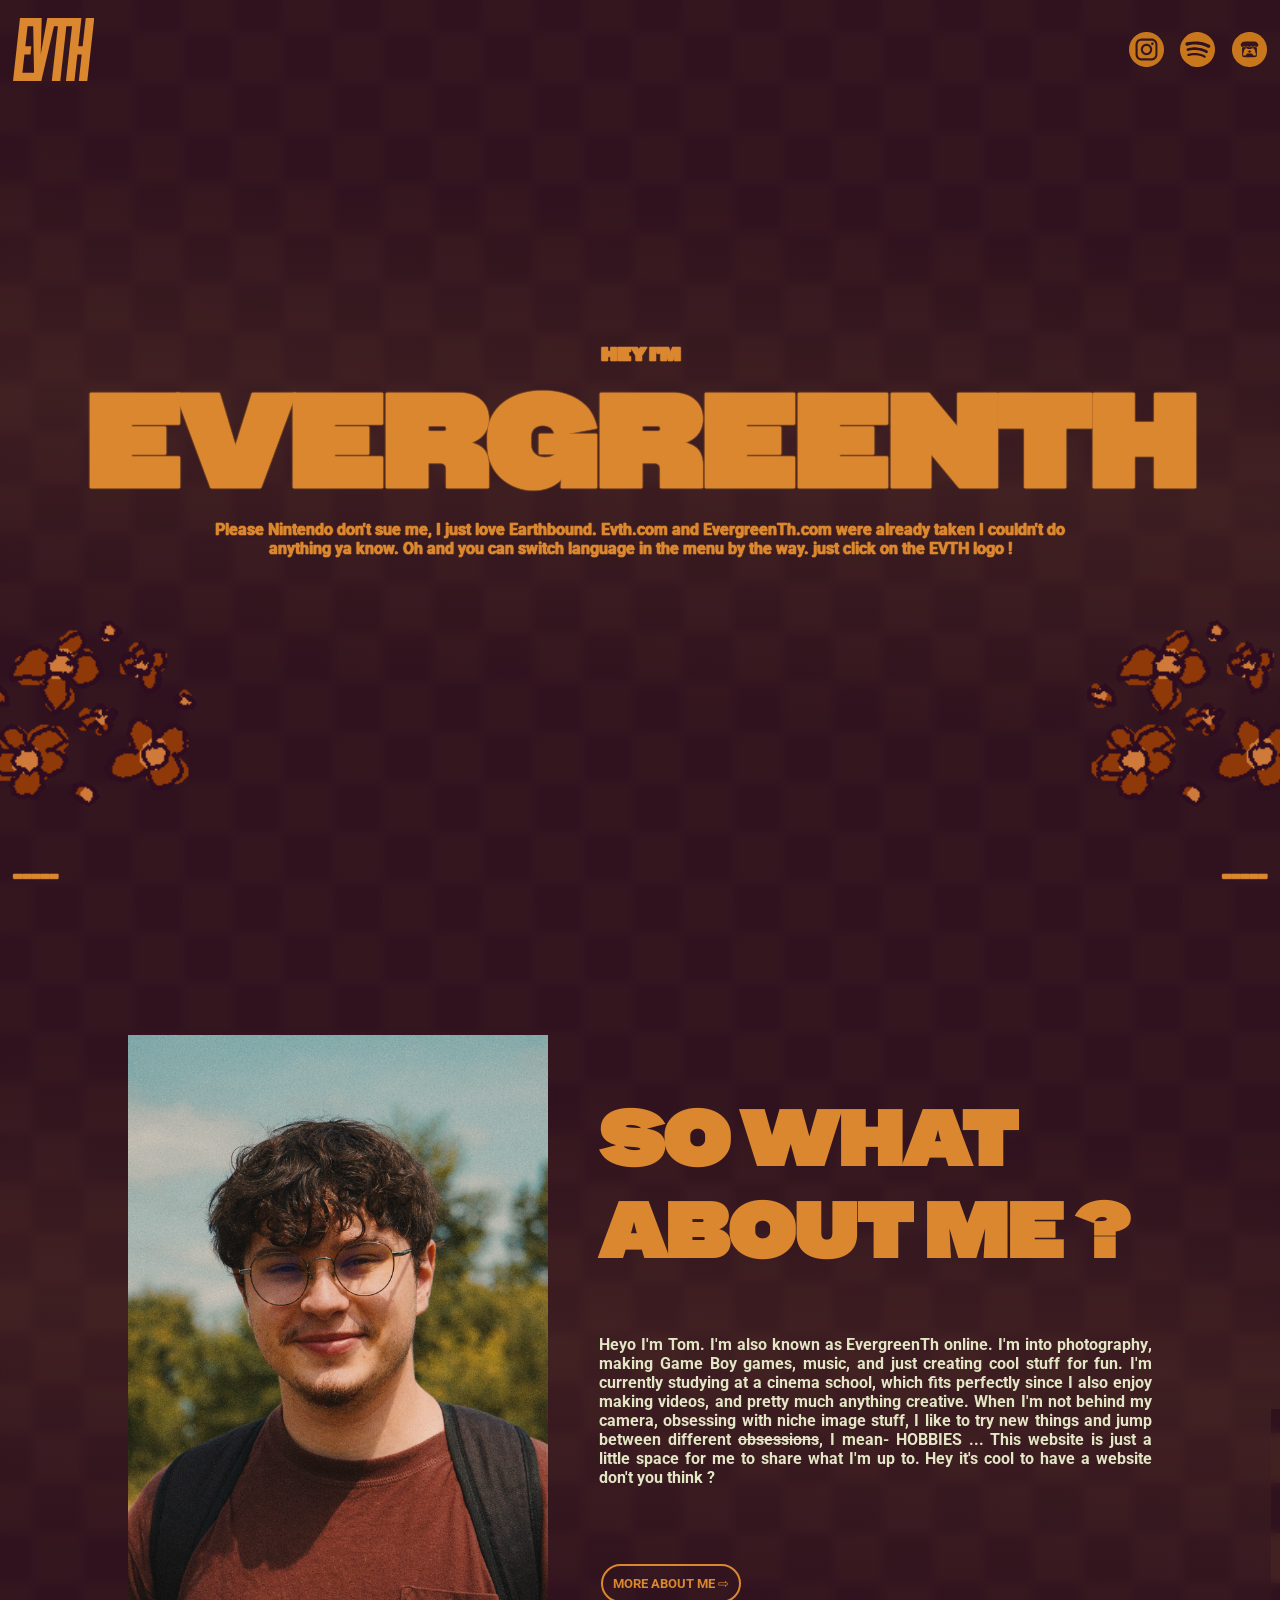
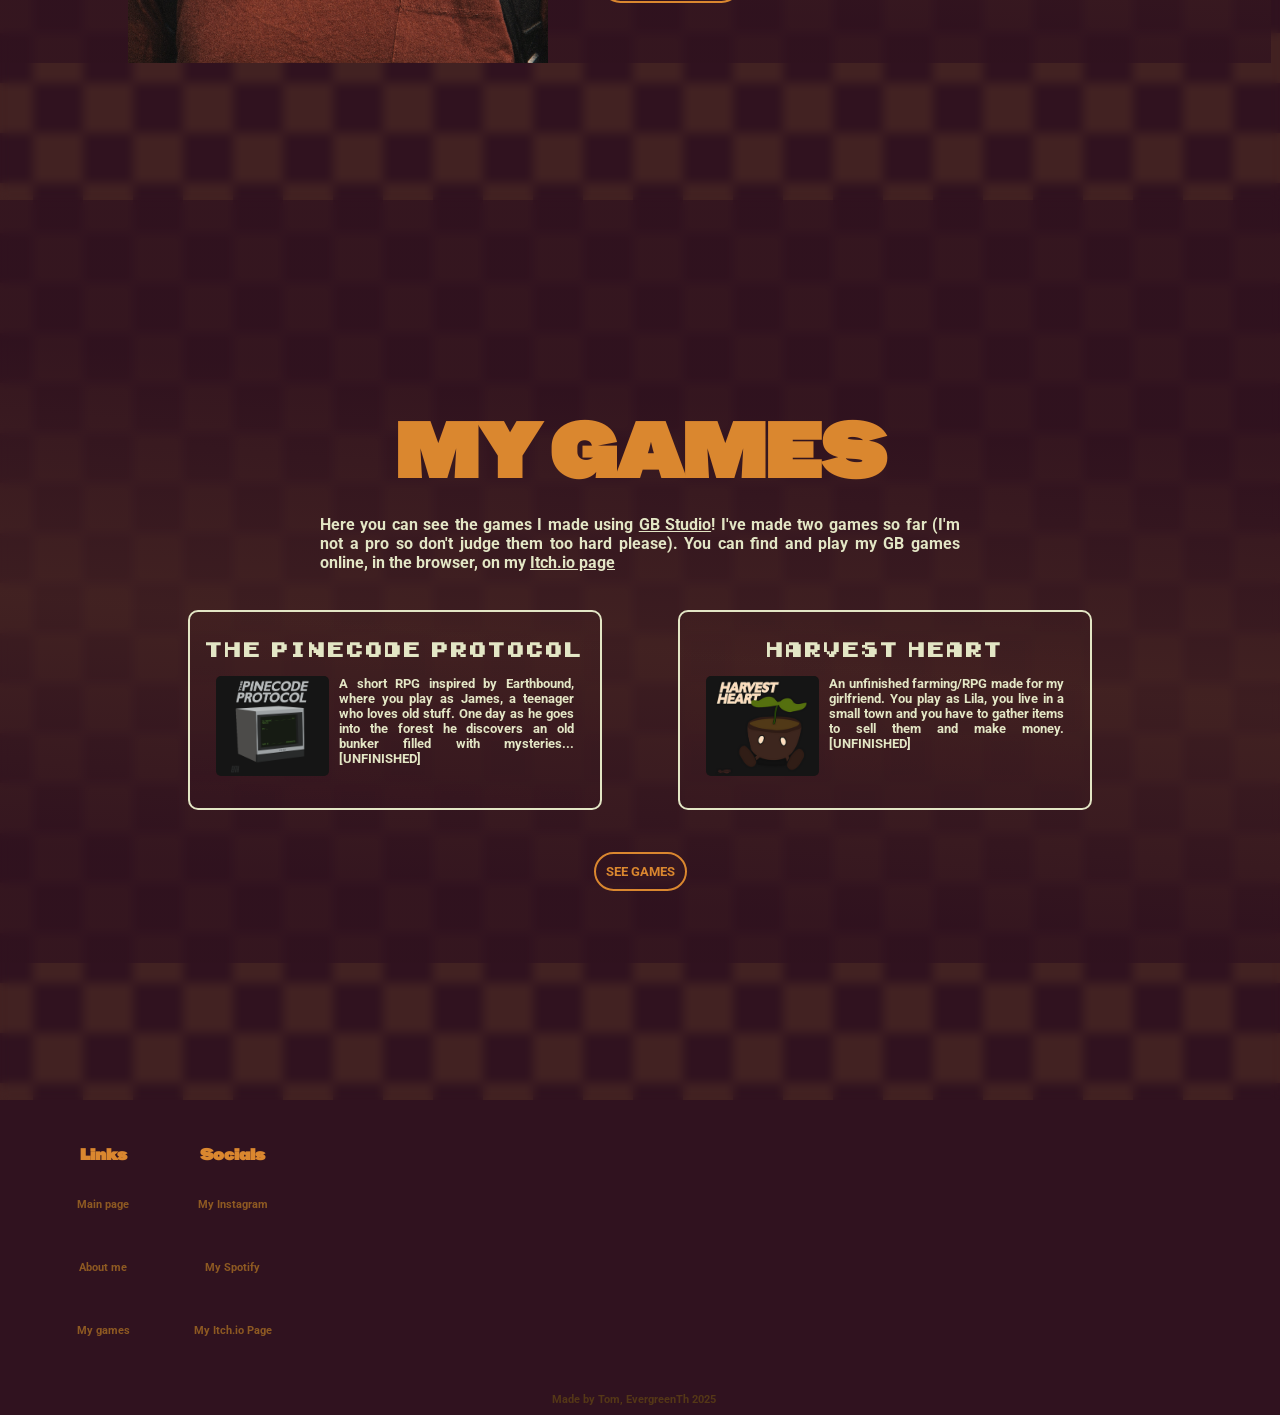
<file: index.html>
<!DOCTYPE html>
<html lang="en">
	<head>
  		<meta charset="utf-8">
		<meta name="viewport" content="width=device-width, initial-scale=1.0">
  		<title id="title"></title>
  		<link href="css.css" rel="stylesheet" />
		<link rel="icon" href="img/UI/logo_page.png">
	</head>
	<body>

		<script>
			// Check URL for ?fade=1
			const urlParams = new URLSearchParams(window.location.search);
			if (urlParams.get('fade') === '1') {
				document.body.style.opacity = '0'; // start invisible
				document.body.style.transition = 'opacity 1s ease'; // fade duration

				window.addEventListener('load', () => {
					setTimeout(() => {
					document.body.style.opacity = '1'; // trigger fade after delay
					}, 500); // delay in milliseconds (500ms = 0.5s)
				});
			}
		</script>



	
		



		<!-- WELCOME TO EVTHBOUND WELCOME TO EVTHBOUND WELCOME TO EVTHBOUND -->
		<section>
			
			<div class="banner">


				<header>
					<div class="row">
					
						<!-- SIDEBAR SIDEBAR SIDEBAR SIDEBAR SIDEBAR SIDEBAR -->
						<div class="log" onclick="openSidebar()">
							<!-- <img src="img/UI/logo.svg" class="log"> -->
							<svg class="log" viewBox="0 0 118.94818 92.202446" xmlns="http://www.w3.org/2000/svg">
								<path
									d="m 286.7601,89.831825 h 21.21221 v 12.218235 h -8.76771 v 29.07489 h 8.76771 v 11.99197 h -8.76771 v 26.81224 h 24.11355 l -3e-5,12.10484 -36.55802,2.7e-4 z m 19.06805,0 h 12.72733 l 4.4687,53.228525 3.67679,-53.228525 h 12.67077 L 328.20309,182.034 h -10.40813 z m 28.94467,0 h 29.92337 v 12.048545 h -8.71115 v 80.1539 h -12.4445 v -80.1539 h -8.76772 z m 29.46871,0 h 12.44451 v 41.293125 h 6.33538 V 89.831825 h 12.4445 v 92.202445 h -12.4445 v -38.91735 h -6.33538 v 38.91735 h -12.44451 z"
									transform="matrix(1,0,-0.11108543,1,-266.53874,-89.831825)"
								/>
							</svg>


						</div>
					
						<nav id="sidebar" class="sidebar">
							<img src="img/UI/logo.svg" class="log2" onclick="closeSidebar()">
							<div class="langSwitch">
								<div onclick="setLang('en'); closeSidebar()">EN</div>
								<div onclick="setLang('fr'); closeSidebar()">FR</div>
								<script src="lang.js"></script>
							</div>

							<hr width="100%" size="2" color="#2c1313" style="margin: 0 0 5vh 0;" noshade>
							
							<div class="aButton">
								<a href=" " id="mainPage">Main page</a>
							</div>
							<div class="aButton">
								<a href=" " id="mainPage">About me</a>
							</div>
							<div class="aButton">
								<a href=" " id="mainPage">Projects</a>
							</div>
							<div class="aButton">
								<a href=" " id="mainPage">Photography</a>
							</div>
							<div class="aButton">
								<a href=" " id="mainPage">Videos</a>
							</div>

							<hr width="100%" size="2" color="#050505" style="margin: 0; opacity: 0;" noshade>

							<div class="aButton">
								<a href="EvergreenTree/" id="EvergreenTree">EvergreenTree</a>
							</div>
						</nav>

						<div id="overlay" class="overlay" onclick="closeSidebar()"></div>
						<!-- SIDEBAR SIDEBAR SIDEBAR SIDEBAR SIDEBAR SIDEBAR -->
					
					</div>
					
					
					
			
					<div class="socialLogos">
						<a href="https://www.instagram.com/tom_maussion" target="blank">
							<img src="img/UI/logo_insta.svg"  class="insta" width="30" height="40" title="My Instagram">
						</a>
						<a href="https://open.spotify.com/user/maussiontom" target="blank">
							<img src="img/UI/logo_spotify.svg" class="insta" width="30" height="40" title="My Spotify">
						</a>
						<a href="https://evergreenth.itch.io/" target="blank">
							<img src="img/UI/logo_itch.svg" class="insta" width="30" height="40" title="My Itch.io Page">
						</a>
					</div>
				</header>

				<div class="banner-elements">
					<h3>HEY I'M</h3>
					<h1>EVERGREENTH</h1>
					<p id="switchLang"></p>

					<img id="flower1" src="img/PAGE_index/flowers.gif">
					<img id="flower2" src="img/PAGE_index/flowers.gif">

					<h3 style="position: absolute; bottom: 1vw; left: 1vw;">-----</h3>
					<h3 style="position: absolute; bottom: 1vw; right: 1vw;">-----</h3>
					
				</div>
			</div>
		</section>
		<!-- WELCOME TO EVTHBOUND WELCOME TO EVTHBOUND WELCOME TO EVTHBOUND -->
		
		<!-- <hr id="bannerHR" width="100%" size="1"> -->
	
		<!-- ABOUT ME  ABOUT ME  ABOUT ME -->
		<section id="about">
			<div id="aboutDiv">
				<img src="img/PAGE_index/tom_portrait.png" class="portrait">
				<div id="aboutDesc">
					<div>
						<h1 id="SOWHATaboutme1">SO WHAT</h1>
						<h1 id="sowhatABOUTME2">ABOUT ME ?</h1>
					</div>
					<p id="descParagraph"> 
						Heyo I'm <b>Tom.</b> I'm also known as <b>Evergreenth</b> online. I'm into <b>photography</b>, making <b>Game Boy games</b>, <b>music</b>, and just creating cool stuff for fun. I'm currently studying at a <b>cinema school</b>, which fits perfectly since I also enjoy <b>making videos</b>, and pretty much anything <b>creative</b>. When I'm not behind my camera, obsessing with niche image stuff, I like to try new things and jump between different <b><s>obsessions</s></b>, I mean- <b><u>hobbies</u></b> ... This website is just a little space for me to share what I'm up to. Hey it's cool to have a website don't you think ?
					</p>
					<a href="aboutme/">
						<button id="moreAboutMe">
							<p>MORE ABOUT ME</p>
						</button>
					</a>
				</div>
			</div>
		</section>
		<!-- ABOUT ME  ABOUT ME  ABOUT ME -->
		
		<!-- <hr id="aboutMeHR" width="100%" size="1" style="margin: 0;" noshade> -->

		<!-- MY GAMES  MY GAMES  MY GAMES -->
		<section id='games'>
			<div id='gamesDiv'>
				<h1 id='titleMyGames'>MY GAMES</h2>
				<p id="myGamesP">
					Here you can see the games I made using <a href="https://www.gbstudio.dev/" target="_blank">GB Studio</a>! I've made <b>two games</b> so far (I'm not a pro so don't judge them too hard please). You can find and play my GB games online, in the browser, on my <a href="https://evergreenth.itch.io/" target="_blank">Itch.io page</a>
				</p>

				<div class="games">

					<!-- Pinecode Protocol -->
					<a href="mygames/pinecode-protocol/">
						<div class="game">
							<h3>The Pinecode Protocol</h3>
							<div class="gameDesc">
								<img src="img/PAGE_games/pinecodeProtocol.png">
								<p id="pinecodeDesc">A <b>short RPG inspired by Earthbound</b>, where you play as <b>James</b>, a teenager who loves old stuff. One day as he goes into the <b>forest</b> he discovers an old <b>bunker filled with mysteries</b>... <b>[UNFINISHED]<b></p>
							</div>
						</div>
					</a>

					<!-- Harvest Heart -->
					<a href="mygames/harvest-heart/">
						<div class="game">
							<h3>Harvest Heart</h3>
							<div class="gameDesc">
								<img src="img/PAGE_games/harvestHeart.png">
								<p id='harvestHeartDesc'>An unfinished <b>farming/RPG</b> made for my girlfriend. You play as <b>Lila</b>, you live in a small town and you have to <b>gather items to sell them and make money</b>. <b>[UNFINISHED]</b></p>
							</div>
						</div>
					</a>
					
				</div>

				<a href="mygames/">
					<button id="seeGames">
						SEE GAMES
					</button>
				</a>
			</div>
		</section>
		<!-- MY GAMES  MY GAMES  MY GAMES -->
		

		<!-- <hr id="gamesHR" width="100%" size="1" noshade> -->

		<!-- <div class="txtbox">
			• Hey I'm Tom.
		</div> -->











<!-- <style>
    #player {
      width: 320px;
      font-family: sans-serif;
    }

    #top {
      display: flex;
      align-items: center;
      justify-content: flex-start;
      gap: 12px;
    }

    #playBtn {
      width: 32px;
      height: 32px;
      cursor: pointer;
    }

    #progressBar {
      width: 100%;
      margin-top: 8px;
      appearance: none;
      height: 6px;
      background: #ccc;
      border-radius: 3px;
      outline: none;
    }

    #progressBar::-webkit-slider-thumb {
      appearance: none;
      width: 12px;
      height: 12px;
      border-radius: 50%;
      background: #000;
      cursor: pointer;
    }
  </style>


<div id="player">
  <div id="top">
    <img id="playBtn" src="play.png" alt="play">
    <div id="time">0:00 - 0:00</div>
  </div>

  <input type="range" id="progressBar" value="0" min="0" max="100">
</div>

<audio id="audio" src="music/Earthbound - Hospital.mp3"></audio>

<script>
  const audio = document.getElementById("audio");
  const playBtn = document.getElementById("playBtn");
  const timeText = document.getElementById("time");
  const progressBar = document.getElementById("progressBar");

  function format(t) {
    if (!isFinite(t)) return "0:00";
    const m = Math.floor(t / 60);
    const s = Math.floor(t % 60).toString().padStart(2, "0");
    return `${m}:${s}`;
  }

  playBtn.addEventListener("click", () => {
    if (audio.paused) {
      audio.play();
      playBtn.src = "img/UI/pause.png";
    } else {
      audio.pause();
      playBtn.src = "img/UI/play.png";
    }
  });

  audio.addEventListener("loadedmetadata", () => {
    timeText.textContent = `0:00 - ${format(audio.duration)}`;
  });

  audio.addEventListener("timeupdate", () => {
    progressBar.value = (audio.currentTime / audio.duration) * 100;
    timeText.textContent =
      `${format(audio.currentTime)} - ${format(audio.duration)}`;
  });

  progressBar.addEventListener("input", () => {
    audio.currentTime = (progressBar.value / 100) * audio.duration;
  });
</script> -->















		
		
		<!-- MY PHOTOGRAPHY MY PHOTOGRAPHY MY PHOTOGRAPHY  -->
		<!-- <section id="photography">

			<div id="photographyDiv">
				<h1 class= "title" id="TitleMyPhoto"> MY PHOTOGRAPHY </h1>
				
				<div class="photo_gallery">
				
					<div class="film-frame">
						<img src="img/PAGE_index/PHOTO/1.jpg" class="pic">
					</div>
					<div class="polaroid">
						<img src="img/PAGE_index/PHOTO/2.jpg" class="pic">
						<h5 id="pic2">A car</h5>
					</div>
					<div class="polaroid">
						<img src="img/PAGE_index/PHOTO/3.jpg" class="pic">
						<h5 id="pic3">Another friend</h5>
					</div>
					<div class="polaroid">
						<img src="img/PAGE_index/PHOTO/4.jpg" class="pic">
						<h5 id="pic4">The same car</h5>
					</div>
					<div class="polaroid">
						<img src="img/PAGE_index/PHOTO/5.jpg" class="pic">
						<h5 id="pic5">Yet another friend</h5>
					</div>
			
					<a href="myphotography/" id="img_see_more" title="See more of my photography">
						<div class="polaroid">
							<img src="img/PAGE_index/PHOTO/6.jpg" width="250" height="250" class="pic">
							<h5 id="pic6">Click to see more</h5>
						</div>
					</a>
					
				</div>
			</div>
		</section> -->
		<!-- MY PHOTOGRAPHY MY PHOTOGRAPHY MY PHOTOGRAPHY  -->
		
		
		<!-- <hr id="photographyHR" width="100%" size="1" noshade> -->
		
		<!-- <section>
			<video controls>
				<source src="video/video.MP4" type="video/mp4">
				Your browser does not support the video tag.
			</video>

		</section> -->
	


		<footer>

			<div class=footer_links>

				<div class=column>
					<h2 id="links"> LINKS </h2>
					<a href="index.html" id="mainPage2" class="links"> Main page</a>
					<a href=" " id="aboutMe2" class="links"> About me</a>
					<a href="mygames/" 			 class="links"> My games</a>
					<!-- <a href=" " id="myProjects2" class="links"> My projects</a>
					<a href=" " id="myPhotography2" class="links"> My Photography</a>
					<a href=" " id="myVideos2" class="links"> My Videos</a> -->
				</div>

				<div class=column>
					<h2 id="socials"> SOCIALS </h2>
					<a href="https://www.instagram.com/tom_maussion" target="_blank" class="links" id="insta">My Instagram</a>
					<a href="https://open.spotify.com/user/maussiontom" target="_blank" class="links" id="spotify">My Spotify</a>
					<a href="https://evergreenth.itch.io/" target="_blank" class="links" id="itch">My Itch.io Page</a>

				</div>

				

			</div>

			<p id="madeBy"> Made by Tom, EvergreenTh 2025</p>

		</footer>


	


	<script src="script.js"></script>
	</body>
</html>
</file>
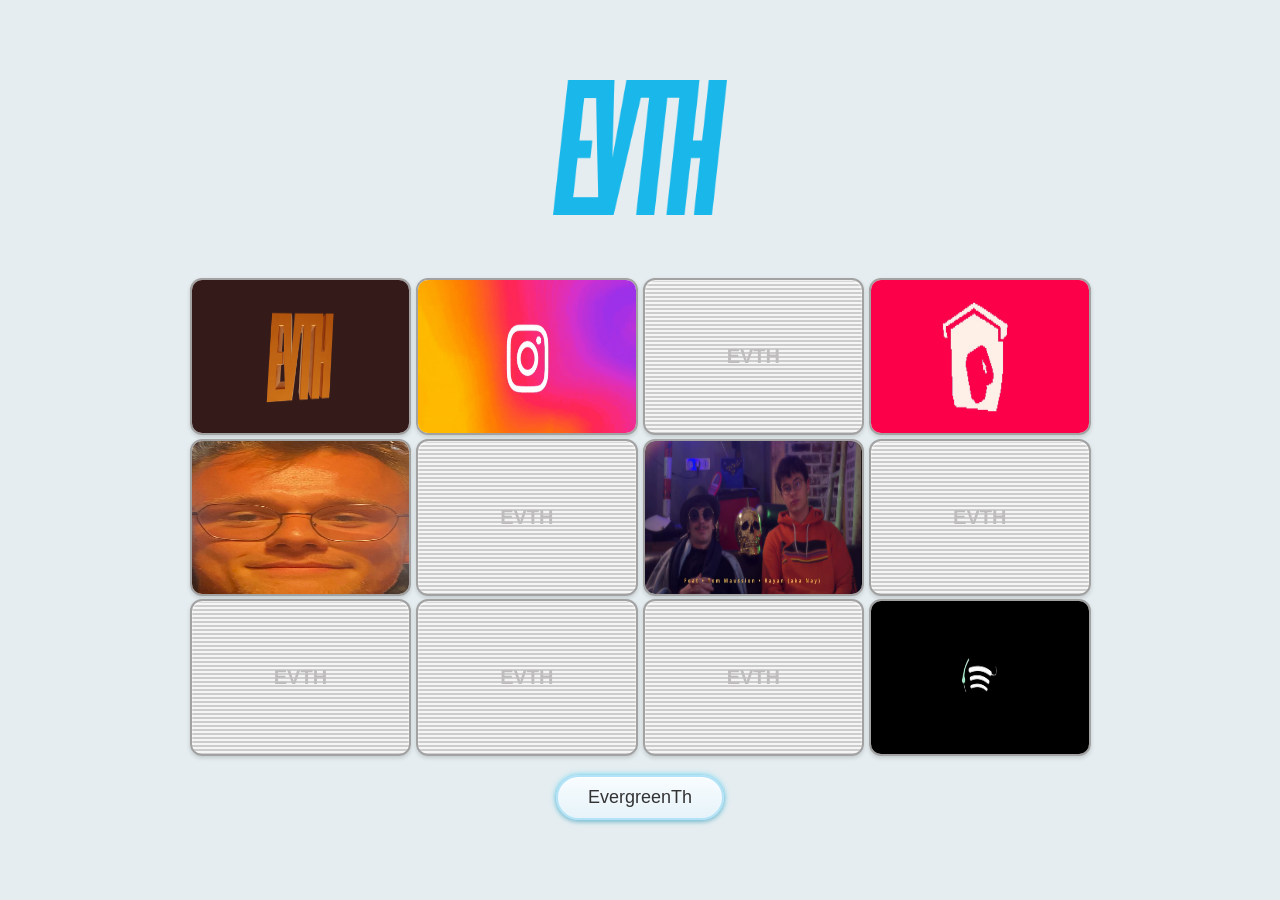
<file: EvergreenTree/index.html>
<!doctype html>
<html lang="en">
	<head>
		<meta charset="utf-8"/>
		<meta name="viewport" content="width=device-width,initial-scale=1"/>
		<title>EvergreenTree</title>
		<link rel="stylesheet" href="css.css">
		<link rel="icon" href="img/logo.png">
	</head>
	<body>

		<div>
			<img src="img/logo.png" id="evth">
			<div class="wii-menu">
				<a href="https://evthbound.com?fade=1">
					<div class="channel">
						<img src="channels/evth.gif">
					</div>
				</a>
				<a href="https://www.instagram.com/tom_maussion/">
					<div class="channel">
						<img src="channels/insta.gif">
					</div>
				</a>
				<div class="emptychannel">
					EVTH
				</div>
				<a href="https://evergreenth.itch.io/">
					<div class="channel">
						<img src="channels/itch.gif">
					</div>
				</a>
				<a href="channels/fab.jpg">
					<div class="channel">
						<img src="channels/fab.jpg">
					</div>
				</a>
				<div class="emptychannel">
					EVTH
				</div>
				<a href="channels/cestlavie.jpg">
					<div class="channel">
						<img src="channels/cestlavie.jpg">
					</div>
				</a>
				<div class="emptychannel">
					EVTH
				</div>
				<div class="emptychannel">
					EVTH
				</div>
				<div class="emptychannel">
					EVTH
				</div>
				<div class="emptychannel">
					EVTH
				</div>
				<a href="https://open.spotify.com/user/maussiontom">
					<div class="channel">
						<img src="channels/spotify.gif">
					</div>
				</a>
				
				
			
		</div>
		<div class="footer">
			<button class="wii-button">EvergreenTh</button>
		</div>

		<div id="overlay"></div>

		<script>
		document.querySelectorAll('.channel').forEach(channel => {
		channel.addEventListener('click', e => {
			e.preventDefault();
			const link = channel.parentElement.href;

			const img = channel.querySelector('img');
			if (!img) return;

			const rect = img.getBoundingClientRect();

			// Create black background
			const blackBg = document.createElement('div');
			blackBg.style.position = 'fixed';
			blackBg.style.left = rect.left + 'px';
			blackBg.style.top = rect.top + 'px';
			blackBg.style.width = rect.width + 'px';
			blackBg.style.height = rect.height + 'px';
			blackBg.style.backgroundColor = 'black';
			blackBg.style.zIndex = 9998;
			blackBg.style.transition = 'all 0.5s ease';
			document.body.appendChild(blackBg);

			// Clone the image
			const clone = img.cloneNode(true);
			clone.style.position = 'fixed';
			clone.style.left = rect.left + 'px';
			clone.style.top = rect.top + 'px';
			clone.style.width = rect.width + 'px';
			clone.style.height = rect.height + 'px';
			clone.style.margin = 0;
			clone.style.zIndex = 9999;
			clone.style.transition = 'all 0.5s ease, opacity 0.5s ease';
			document.body.appendChild(clone);

			// Scale immediately
			requestAnimationFrame(() => {
			clone.style.left = '0';
			clone.style.top = '0';
			clone.style.width = '100%';
			clone.style.height = '100%';
			blackBg.style.left = '0';
			blackBg.style.top = '0';
			blackBg.style.width = '100%';
			blackBg.style.height = '100%';
			});

			// Delay fade
			setTimeout(() => {
			clone.style.opacity = 0;
			}, 200); // 200ms delay before fading

			

			// Redirect slightly after fade completes
			setTimeout(() => {
			window.location.href = link;
			}, 700); // 500ms fade + 200ms delay
		});
		});


		</script>




		<audio id="clickSound" src="click.mp3" preload="auto"></audio>
		<audio id="buttonSound" src="beans-yawn.mp3" preload="auto"></audio>

		<script>
			const clickSound = document.getElementById('clickSound');
			clickSound.volume = 0.3;

			document.querySelectorAll('.channel').forEach(channel => {
			channel.addEventListener('click', () => {
				clickSound.currentTime = 0;
				clickSound.play().catch(err => console.log("Click sound blocked:", err));
			});
			});

			const buttonSound = document.getElementById('buttonSound');
			buttonSound.volume = 0.3;

			document.querySelectorAll('.wii-button').forEach(button => {
			button.addEventListener('click', () => {
				buttonSound.play().catch(err => console.log("Button sound blocked:", err));
			});
			});

			const buttonSound2 = document.getElementById('clickSound');
			buttonSound2.volume = 0.5;

			document.querySelectorAll('.wii-button').forEach(button => {
			button.addEventListener('click', () => {
				clickSound.currentTime = 0;
				buttonSound2.play().catch(err => console.log("Button sound blocked:", err));
			});
			});
		</script>





		

		<img src="img/miiTom.gif" id="tom" style="display:none;">
		<script> // Show img if btn clicked
		document.querySelector('.wii-button').addEventListener('click', () => {
			const img = document.getElementById('tom');
			img.style.display = 'block';
		});
		</script>


	</body>
</html>
</file>
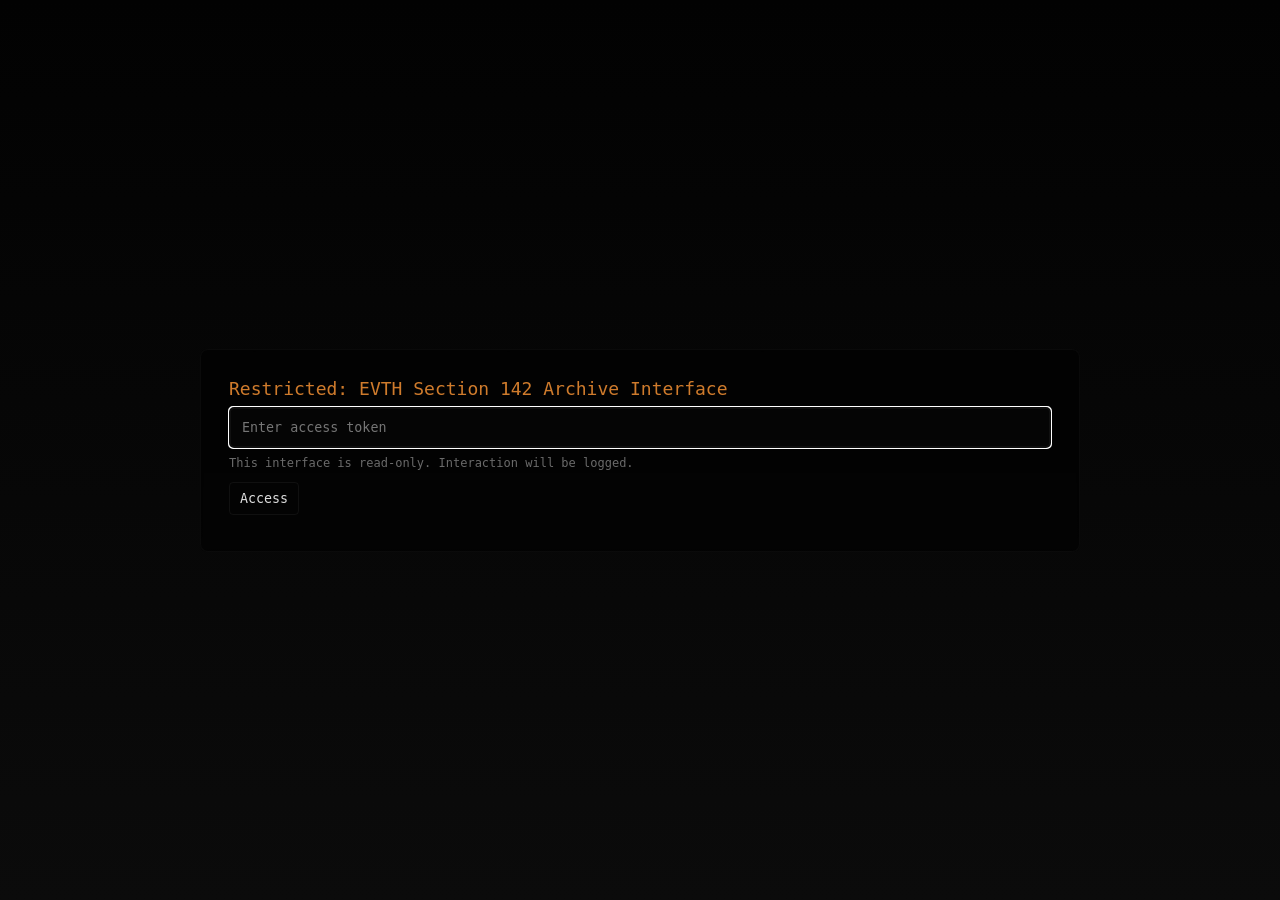
<file: EVTH142/index.html>
<!doctype html>
<html lang="en">
  <head>
    <meta charset="utf-8" />
    <meta name="viewport" content="width=device-width,initial-scale=1" />
    <title>Archive EVTH142 — Restricted</title>
    <link rel="icon" href="img/logo.svg">
    <link rel="stylesheet" href="css.css">
  </head>
  <body>

    <!-- Entry screen -->
    <div id="entry">
      <div class="card">
        <div class="title">Restricted: EVTH Section 142 Archive Interface</div>
        <input type="password" id="seed" class="input" placeholder="Enter access token" autofocus />
        <div class="hint">This interface is read-only. Interaction will be logged.</div>
        <div style="margin-top:12px;display:flex;gap:8px">
          <button id="open" class="btn">Access</button>
        </div>
        <div id="entrymsg" class="hint"></div>
      </div>
    </div>

    <!-- Main app -->
    <div id="app" style="display:none">
      <div class="shell">
        <!-- Left sidebar -->
        <aside class="sidebar">
          <div style="display:flex;justify-content:space-between;align-items:center">
            <div style="font-weight:700; color: #cf7b2c;">EVTH142 • ARCHIVE</div>
            <div class="badge">read-only</div>
          </div>
          <div class="cat">Media Types</div>
          <div id="list"></div>
        </aside>

        <!-- Center viewer -->
        <main class="viewer" id="viewer">
          <div class="header">
            <div style="font-weight:700" id="vtitle"></div>
            <div class="controls">
              <button class="btn" id="downloadBtn">Download</button>
            </div>
          </div>
          <div id="content">
            <div class="small" style="text-align:center">Select an item to preview.</div>
          </div>
        </main>

        <!-- Right sidebar -->
        <aside class="sidebar">
          <div style="font-weight:700; margin-bottom:10px;">Item Details</div>
          <div class="audit" id="details">
            <div class="small">Select an item to view metadata and file info.</div>
          </div>
        </aside>
      </div>
    </div>

    <div id="hiddenToken" style="position:fixed; bottom:5px; right:5px; font-size:12px; color:transparent; user-select:text;">
      S15R16U20
    </div>

    <script src="js.js"></script>
  </body>
</html>
</file>
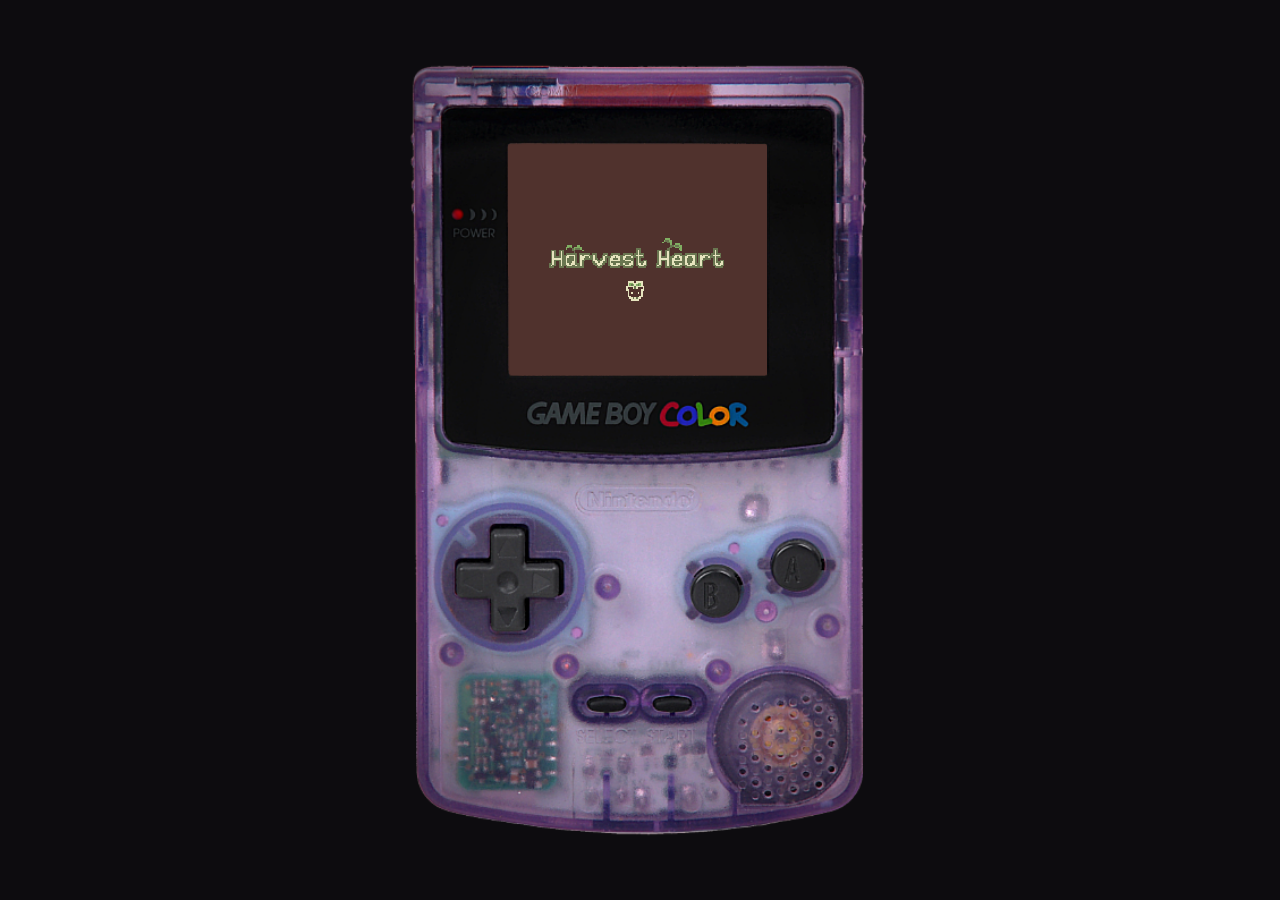
<file: GBC/harvest-heart/index.html>
<!DOCTYPE html>
<html>
  <head>
    <meta charset="utf-8" />
    <meta http-equiv="Content-Type" content="text/html; charset=utf-8" />
    <meta name="viewport" content="width=device-width, initial-scale=1" />
    <link rel="stylesheet" href="css/style.css" />
    <title>Harvest Heart | Evthbound</title>
    <meta name="author" content="EvergreenTh" />
    <link rel="icon" href="img/harvest_logo.png">
  </head>


	<body>
		<div class="fadeIn">
      <div id="gbc-wrapper">
        <img src="gbc.png" alt="Game Boy Overlay" style="pointer-events: none; user-select: none; -webkit-user-select: none; -ms-user-select: none;" id="gbc" />

        <!-- Canvas in screen -->
        <canvas class="mainCanvas" width="256" height="224">No Canvas Support</canvas>
        
        <!-- D-Pad Container -->
        <div id="controller">
          <div id="controller_dpad">
            <div id="controller_left"></div>
            <div id="controller_right"></div>
            <div id="controller_up"></div>
            <div id="controller_down"></div>
          </div>

          <div id="controller_select" class="capsuleBtn">Select</div>
          <div id="controller_start" class="capsuleBtn">Start</div>
          <div id="controller_b" class="roundBtn">B</div>
          <div id="controller_a" class="roundBtn">A</div>
      </div>
		</div>
  </div>
    
    
    
    <script>
      const customControls = {"up":["ArrowUp","z"],"down":["ArrowDown","s"],"left":["ArrowLeft","q"],"right":["ArrowRight","d"],"a":["a"],"b":["e"],"start":["Enter"],"select":["Shift"]}
    </script>
    <script src="binjgb.js"></script>
    <script src="js/script.js"></script>
    <script src="js/debugger.js"></script>
</body>
</file>
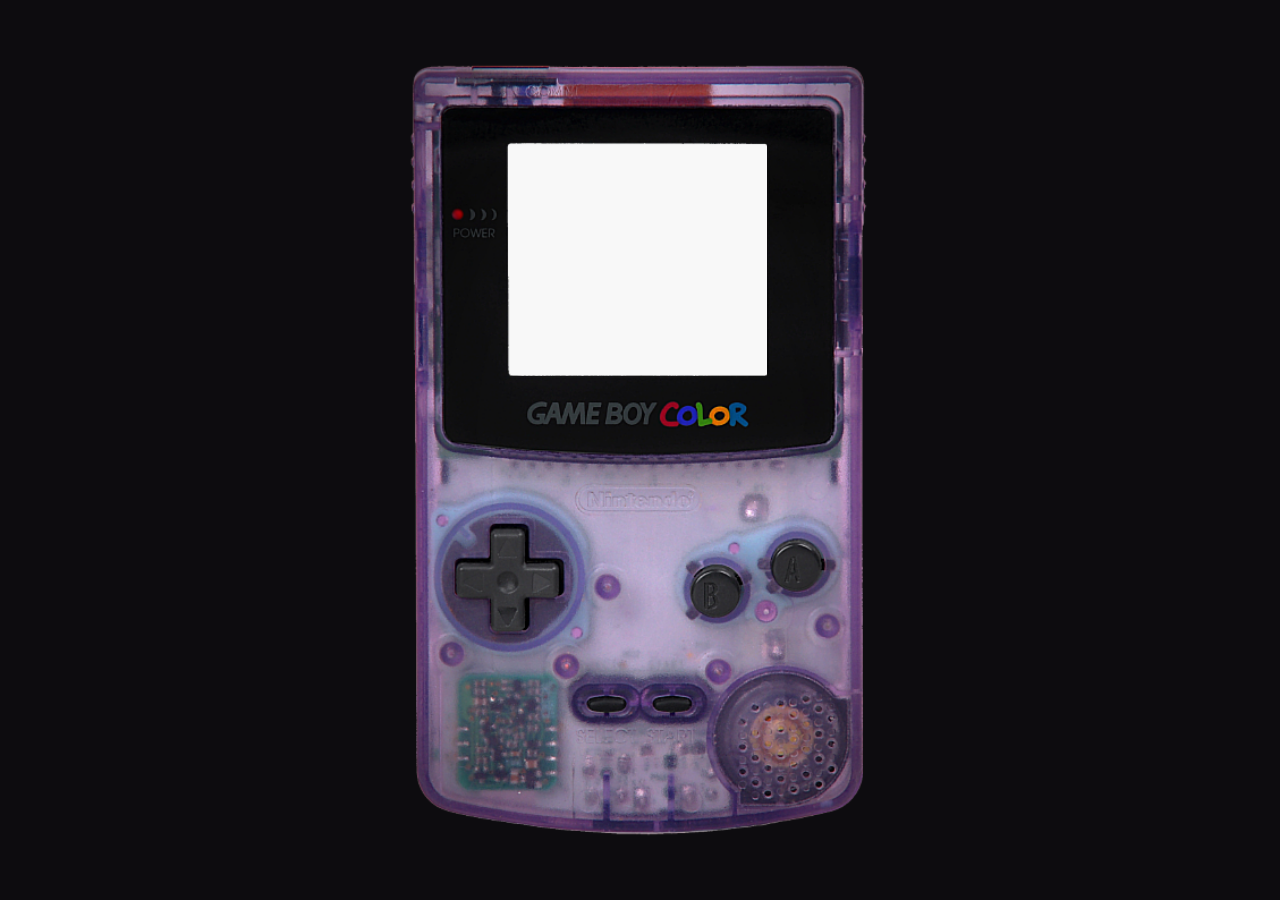
<file: GBC/pinecode-protocol/index.html>
<!DOCTYPE html>
<html>
  <head>
    <meta charset="utf-8" />
    <meta http-equiv="Content-Type" content="text/html; charset=utf-8" />
    <meta name="viewport" content="width=device-width, initial-scale=1" />
    <link rel="stylesheet" href="css/style.css" />
    <title>The Pinecode Protocol | Evthbound</title>
    <meta name="author" content="EvergreenTh" />
    <link rel="icon" href="img/pinecode_logo.png">
  </head>


	<body>
		<div class="fadeIn">
      <div id="gbc-wrapper">
        <img src="gbc.png" alt="Game Boy Overlay" style="pointer-events: none; user-select: none; -webkit-user-select: none; -ms-user-select: none;" id="gbc" />

        <!-- Canvas in screen -->
        <canvas class="mainCanvas" width="256" height="224">No Canvas Support</canvas>
        
        <!-- D-Pad Container -->
        <div id="controller">
          <div id="controller_dpad">
            <div id="controller_left"></div>
            <div id="controller_right"></div>
            <div id="controller_up"></div>
            <div id="controller_down"></div>
          </div>

          <div id="controller_select" class="capsuleBtn">Select</div>
          <div id="controller_start" class="capsuleBtn">Start</div>
          <div id="controller_b" class="roundBtn">B</div>
          <div id="controller_a" class="roundBtn">A</div>
      </div>
		</div>
  </div>
    
    
    
    <script>
      const customControls = {"up":["ArrowUp","z"],"down":["ArrowDown","s"],"left":["ArrowLeft","q"],"right":["ArrowRight","d"],"a":["a"],"b":["e"],"start":["Enter"],"select":["Shift"]}
    </script>
    <script src="binjgb.js"></script>
    <script src="js/script.js"></script>
    <script src="js/debugger.js"></script>
</body>
</file>
<file: css.css>
html, body {
 	margin: 0;
 	padding: 0;
  	width: 100%;
  	height: 100%;
}


:root {
	--colorBackground: #30121f; 
	--colorBackgroundAccent: #422222; 
	--colorBackgroundOpacity: #30121fb7; 
	--colorBackgroundAccentOpacity: #422222b7; 

  	--colorMain: #da872f; 
	--colorMainHighlight: #da872f; 

  	--colorSecond: #da872f;
	--colorThird: #da872f;
	--colorFourth: #da872f;

	--colorText: #e3e6c5;

	--colorFooter: #06020c;

	--angleGradient: 5deg;
}

@font-face {
  font-family: 'BBH';
  src: url('font/BBH_Sans_Hegarty/BBHSansHegarty-Regular.woff2') format('woff2');
  font-weight: normal;
  font-style: normal;
}

/* @font-face {
  font-family: 'appleGarmond';
  src: url('font/apple_garamond/AppleGaramond-Light.woff2') format('woff2');
  font-weight: normal;
  font-style: normal;
} */

@font-face {
  font-family: 'Roboto';
  src: url('font/Roboto/Roboto-VariableFont.woff2') format('woff2');
  font-weight: 700;
  font-style: normal;
}


@font-face {
  font-family: 'Earthbound';
  src: url('font/earthbound/earthbound.woff2') format('woff2');
  font-weight: normal;
  font-style: normal;
}


@font-face {
  font-family: 'GameBoy';
  src: url('font/Gameboy/GameBoy.woff2') format('woff2');
  font-weight: normal;
  font-style: normal;
}


body {
	margin: 0px;
	background-color: #30121f; /* #351d1b */
	background-image: url(img/UI/BACKGROUND.gif);
	overflow-x: hidden;
	/* font-family: BBH, sans-serif; */

	opacity: 1;                  /* default: visible */
  	transition: opacity 2s ease; /* fade duration */
}

body.fade-in {
  	opacity: 0;                  /* start invisible */
}






h1, h2, h3, h4, h5, h6 {
	font-family: BBH;
	margin: 0;
	padding: 0;
}

p, a {
	text-align: justify;
	font-family: Roboto;
	margin: 0;
}

a {
	margin: 0;
	padding: 0;
	text-decoration: none;
}

.row {
	display: flex;
	flex-direction: row;
}

.column {
	display: flex;
	flex-direction: column;
}

section {
 	width: 100%;
	min-height: 100vh;

	background: linear-gradient(var(--angleGradient),
		var(--colorBackgroundOpacity),
		var(--colorBackgroundOpacity),
		var(--colorBackgroundAccentOpacity),
		var(--colorBackgroundOpacity),
		var(--colorBackgroundOpacity)
	);
	backdrop-filter: blur(5px);
}






button {
	color: var(--colorMain);
	background-color: transparent;
	border: 2px solid var(--colorMain);
	font-family: Roboto;
  	padding: 10px;
  	text-align: center;
  	text-decoration: none;
  	display: inline-block;
  	margin: 4px 2px;
  	cursor: pointer;
  	border-radius: 30px;
	transition: 0.2s;
}


button:hover {
	/* color: var(--colorBackground); */
	color: transparent;
  	background-color: var(--colorText);
  	border: 2px solid var(--colorText);
}

button:hover p {
	/* color: var(--colorBackground); */
	color: transparent;
}




/* ------------------------------------- */







/* HEADER */

header {
	position: absolute;
	top: 0;
	z-index: 500;

	/* background-color: rgba(13, 13, 13, 0); #0d0d0d */
	/* box-shadow: 0px 10px 10px rgba(13, 13, 13, 0); */
	padding: 2vh;
	width: 100%;
	height: 7vh;
	
	display: flex;
	align-items: center;
	justify-content: space-between;
}


.socialLogos img{
	vertical-align: middle;
	margin-right: 1vw;
	
}

.socialLogos {
	right: 0;
}








/* SIDEBAR */

.log {
	height: 7vh;
	display: flex;
	/* align-items: center; */
	cursor: pointer;
	fill: var(--colorMain);
}

.log svg {
	cursor: pointer;
	margin-left: 1vw;
}

.sidebar {
	background-color: rgb(5, 5, 5, 0.9);

	position: fixed;
	top: 0;
	left: -275px; /* hidden by default */
	width: 250px;
	height: 100%;
	
	padding-top: 4rem;
	padding-right: 2px;

	
	transition: left 0.4s ease;
	z-index: 1000;
	
	display: flex;
	flex-direction: column;
	gap: 1vh;
	
}

.sidebar a {
	color: var(--colorText);
  	text-decoration: none;
  	padding-left: 0.5vw;

	font-family: system-ui, -apple-system, BlinkMacSystemFont, 'Segoe UI', Roboto, Oxygen, Ubuntu, Cantarell, 'Open Sans', 'Helvetica Neue', sans-serif;
	font-size: 1.5rem;
	font-weight: 100;
}

.aButton {
	background-color: transparent;
	border-radius: 10px;
	padding: 0.5vh 0;
	margin: 0 0.5vw;
	transition: 0.2s;
}

.aButton:hover {
	background-color: rgba(29, 29, 29, 0.5);
	transition: 0.2s;
}


.close-btn {
	color: var(--colorMain);
	font-family: BBH;
	width: 20px;
	height: 20px;
	position: absolute;
	top: 1.2rem;
	right: 1rem;
	cursor: pointer;
}

.log2 {
	width: 39px;
	height: 30px;
	position: absolute;
	top: 1rem;
	left: 1rem;
	cursor: pointer;
}

/* Overlay when sidebar is open */
.overlay {
  position: fixed;
  top: 0;
  left: 0;
  width: 100vw;
  height: 100vh;
  background-color: rgba(0, 0, 0, 0.5);
  display: none;
  z-index: 900;
  transition: 1s;
}

/* Show sidebar & overlay */
.sidebar.open {
  left: 0;
}

.overlay.active {
  display: block;
}

.langSwitch {
	position: absolute;
	top: 1.5rem;
	right: 1.5vw;
	display: flex;
	flex-direction: row;
}

.langSwitch div {
	margin-left: 1vw;
	cursor: pointer;
	font-family: BBH;
	color: var(--colorMain);
}

.langSwitch hr {
	margin: 0;
}






/* - BANNER - */

#bannerHR {
	background-color: var(--colorBackgroundAccent);
	border-color: transparent; 
	/* box-shadow: 0px 0px 50px 20px var(--colorBackgroundAccent); */
	margin: 0;
}

.banner {
	display: flex;
	align-items: center;
	flex-direction: column;

	justify-content: center;
 	height: 100vh;
 	overflow: hidden;
	
	/* background-image: url('img/PAGE_index/1.png'); 
 	background-size: cover;
 	background-position: center;
 	background-repeat: no-repeat; */

}

.banner h1 {
	color: var(--colorMainHighlight);
	text-shadow:
		0 0 1.5px var(--colorMain),
		0 0 1.5px var(--colorMain),
		0 0 1.5px var(--colorMain),
		0 0 1.5px var(--colorMain);
}

.banner p, .banner h3 {
	color: var(--colorMainHighlight);
	text-shadow:
		0 0 1px var(--colorMain),
		0 0 1px var(--colorMain),
		0 0 1px var(--colorMain),
		0 0 1px var(--colorMain);
}

.banner h1 {
	font-size: 10vw;
}

.banner-elements {
	text-align: center;
}

.banner-elements p {
	width: 70vw;
	text-align: center;

	margin-left: auto;
	margin-right: auto;
}

#flower1 {
	position: absolute;
	right: -2vw;
	bottom: 8vh;
	height: 25vh;
}

#flower2 {
	position: absolute;
	left: -2vw;
	bottom: 8vh;
	height: 25vh;
}











/* - ABOUT - */

#aboutMeHR {
	/* background-color: var(--colorSecond); */
	/* border-color: var(--colorSecond); */
	/* box-shadow: 0px 0px 30px var(--colorSecond); */

	/* border-color: var(--colorBackground); */
	border-color: transparent;
	margin: 0;
}

/* section */
#about {
	display: flex;
	justify-content: center;
	align-items: center;
}

/* div */
#aboutDiv {
	display: flex;
	flex-direction: row;
	align-items: center;
	justify-content: space-between;
	width: 80vw;
}

/* img */
.portrait {
	margin-right: 4vw;
	width: auto;
	height: 70vh;
}

/* div */
#aboutDesc {
	display: flex;
	flex-direction: column;
	justify-content: space-evenly;

	height: 70vh;
	width: 55vw;
}

/* h1 */
#sowhatABOUTME2, #SOWHATaboutme1 {
	color: var(--colorSecond);
	margin: 0px;
	font-size: 6vw;
}

/* p */
#descParagraph {
	color: var(--colorText);
	margin: 0 0 1em 0;
}

/* button */
#moreAboutMe {
	color: var(--colorSecond);
	border: 2px solid var(--colorSecond);
}

#moreAboutMe:hover {
	color: var(--colorBackground);
	background-color: var(--colorText);
	border: 2px solid var(--colorText);
}














	







.insta {
	height: 35px;
	width: auto;
	}

.title {
	font-size: 4vw;
}










/* - GAMES - */

#gamesHR {
	background-color: var(--colorThird);
	border-color: var(--colorThird);

	box-shadow: 0px 0px 30px var(--colorThird);
	margin: 0;
	size: 0;
}

/* section */
#games {
	background-color: var(--colorBackgroundSecond);

	display: flex;
	justify-content: center;
	align-items: center;
}

/* div */
#gamesDiv {
	display: flex;
	flex-direction: column;
	align-items: center;
	justify-content: center;
	width: 80vw;
}




/* h1 */
#titleMyGames {
	color: var(--colorThird);
	font-size: 6vw;
	margin-bottom: 2vh;
}

/* p */
#myGamesP {
	color: var(--colorText);
	margin: 0;
	
	width: 50vw;
}

/* a */
#myGamesP a {
	color: var(--colorText);
	text-decoration: underline;
	transition: 0.1s;
}
#myGamesP a:hover {
	color: var(--colorThird);
	transition: 0.2s;
}

/* Game List div */
.games {
	display: flex;
	align-items: center;
  	justify-content: center;
	flex-direction: row;
}

/* Individual Game capsules div */
.game {
	backdrop-filter: blur(0px);
	/* background-color: var(--colorBackgroundOpacity); */

	border: 0.2vw solid var(--colorText);
	border-radius: 10px;
	margin: 3vw;
	
	padding: 1vw;
	
	width: 30vw;
	height: auto;
	
	display: flex;
	align-items: center;
  	justify-content: center;
	flex-direction: column;
	
	transition: 0.5s ease;
}

.game:hover {
	backdrop-filter: blur(3px);
	border: 0.2vw solid var(--colorThird);
	transform: scale(1.01);
}

/* Game Title h3 */
.game h3 {
	color: var(--colorText);
	font-family: 'GameBoy';
	/* font-size: 2vw; */
	margin: 1vw 0 1vw 0;
	text-align: center;
}

.game p {
	color: var(--colorText);
	font-size: 1vw;
	height: 100px;
	margin: 0 0 1vw 0;
	padding: 0 0 0 0;
	overflow: hidden;
}

.game img {
	border-radius: 5px;
	
	margin-right: 15px;
	margin-right: 10px;
	
	width: auto;
	height: 100px;
}

.gameDesc {
	display: flex;
	flex-direction: row;
	margin: 0 1vw 0.5vw 1vw;
}



#gamesDiv button {
	color: var(--colorThird);
	border: 2px solid var(--colorThird);
}

#gamesDiv button:hover {
	color: var(--colorBackground);
	
  	background-color: var(--colorText);
  	border: 2px solid var(--colorText);
}











/* - PHOTOGRAPHY - */

#photographyHR {
	background-color: var(--colorFourth);
	border-color: var(--colorFourth);
	box-shadow: 0px 0px 30px var(--colorFourth);
	margin: 0;
}

/* section */
#photography {
	display: flex;
	justify-content: center;
	align-items: center;
	height: auto;
}

/* div */
#photographyDiv {
	display: flex;
	flex-direction: column;
	align-items: center;
	justify-content: center;
	width: 80vw;
}


#TitleMyPhoto {
	color: var(--colorFourth);
	font-size: 6vw;
	margin: 5vw 0 2vw 3vw;
}

.photo_gallery {
	padding-left: 10vw;
	padding-right: 10vw;
	display: flex;
	align-items: center;
  	justify-content: center;
	flex-flow: row wrap;
	justify-content: space-evenly;
}














.pic {
	border-radius: 5px;
	width: 250px;
	height: 250px;
}














.static {
	background-image: url('img/PAGE_index/gameplay.gif');
	background-size: cover;
	background-position: center;
	background-repeat: no-repeat;
  
	/* Add a height so the section has space to show the background */
	/* width: 100vw; */
	/* position: relative; */
	/* overflow: hidden; /* ensures nothing inside spills out */ 
	height: 100vh;
}











.txtbox {
	background-color: #280828;
	border-radius: 7px;
	border: 0.3rem solid #401828;
	box-shadow: 
		inset 0 0 0 0.3rem #f8e8a8,
        inset 0 0 0 1.2rem #e0a050,
        inset 0 0 0 2rem #401828,
        15px 15px 0 rgba(0,0,0,0.1);
	padding: 2.8rem;
	word-wrap: break-word;

	color: var(--colorText);
	font-size: 2rem;
	font-family: Earthbound;
	vertical-align: baseline;
}








/* - FOOTER - */

footer {
	background: var(--colorBackground);
	padding: 5vh 7vw 0 6vw;

	display: flex;
	flex-direction: column;
	justify-content: space-between;

	height: 30vh;
}

/* div */
footer .links {
	color: #8d5922;
	font-size: 0.7em;

	display: flex;
	flex-direction: column;
	justify-content: space-evenly;

	height: 7vh;

	text-align: center;
}

/* Titles */
footer h2 {
	color: var(--colorSecond);
	font-size: 1em;
	margin: 0 0 1vh 0;

	text-align: center;
}

footer p {
	color: #543717;
	display: flex;
  	justify-content: center;
	padding-bottom: 10px;
	margin: 0px;
	font-size: 0.7em;
}

.footer_links {
	display: flex;
	flex-direction: row;
	justify-content: space-between;
	margin-right: auto;
}

.footer_links .column {
	padding-right: 5vw;
}

.links {
	transition: 0.2s;
}

.links:hover {
	color: var(--colorSecond);
}

#madeBy {
 	display: flex;
  	justify-content: center;
	padding-bottom: 1vh;
	margin: 0px;
	font-size: 0.7em;
	text-align: center;
}






/* - VIDEO - */

video {
	width: 80vw;
}











/* ------------------------------------------------------------ */



/* Desktop */
@media (max-width: 1440px) {

}

/* Tablet */
/* @media (max-width: 1024px) {
	
	#aboutDiv {
		background-color: #e71b1b;
	}

} */



/* Tablet vertical */
@media (max-width: 865px) {
	
	#soWhat {
		font-size: 5vw;
	}

	/* p */
	#descParagraph {
		color: var(--colorText);
		margin: 0 0 1em 0;
		font-size: 2vw;
	}

	.portrait {
		height: 60vh;
	}

}

/* Phone */
@media (max-width: 610px) {

	/* - ABOUT ME - */
	#aboutDiv {
		display: flex;
		flex-direction: column;
		align-items: center;
		justify-content: center;
		width: 80vw;
	}

	#aboutDiv {
		display: flex;
		flex-direction: column;
		align-items: center;
		justify-content: center;
		width: 80vw;
	}

	/* h1 */
	#soWhat {
		text-align: center;
		font-size: 10vw;
	}

	/* p */
	#descParagraph {
		color: var(--colorText);
		margin: 0 0 1em 0;
		font-size: 3.5vw;
	}

	.portrait {
		margin-right: 0px;
		margin-top: 10vh;
	}

	#aboutDiv div {
		display: flex;
		flex-direction: column;
		align-items: center;
	}

	#aboutDiv button {
		margin-bottom: 10vh;
		font-size: 3.5vw;
	}


	/* - GAMES - */



	/* h1 */
	#titleMyGames {
		color: var(--colorThird);
		font-size: 10vw;
		margin: 7vh 0 2vh 0;
	}

	/* p */
	#myGamesP {
		font-size: 3.5vw;
		width: 80vw;
	}

	/* Game List div */
	.games {
		display: flex;
		align-items: center;
		justify-content: center;
		flex-direction: column;
	}

	/* Individual Game capsules div */
	.game {
		width: 80vw;
		border: 0.5vw solid var(--colorText);
	}

	.game:hover {
		width: 80vw;
		border: 0.5vw solid var(--colorText);
	}

	/* Game Title h3 */
	.game h3 {
		color: var(--colorText);
		font-size: 3.5vw;
		margin: 1vw 0 2vw 0;
	}

	.game p {
		color: var(--colorText);
		font-size: 1vw;
		height: auto;
		font-size: 3vw;
		margin: 0 0 1vw 0;
		padding: 0 0 0 0;
		overflow: hidden;
	}

	.game img {
		border-radius: 5px;
		
		margin-right: 15px;
		margin-right: 10px;
		
		width: auto;
		height: 30vw;
	}

	

	#gamesDiv button {
		font-size: 3.5vw;
		margin-bottom: 10vh;
	}




	/* - FOOTER - */
	footer h2 {
		font-size: 4vw;
	}

	footer .links {
		font-size: 2.5vw;
	}






}


/* ------------------------------------------------------------ */








exempleToCenter {
	display: flex;			/* Flex */
	align-items: center;		/* Vertical */
  	justify-content: center;	/* Horizontal */

}
</file>
<file: EvergreenTree/css.css>
body {
    margin: 0;
    background: #e5edf0;
    font-family: Arial, sans-serif;
    display: flex;
    justify-content: center;
    align-items: center;
    height: 100vh;

    cursor: url('img/cursor.png') 15 0, auto;
    opacity: 1;                 /* default: visible */
    transition: opacity 1s ease;

  }
      
  .wii-menu {
    /*width: 960px;
    height: 400px;*/
    background: #e5edf0;
    /* border: 4px solid #cde8f5; */
    border-radius: 20px;
    display: grid;
    grid-template-columns: repeat(4, 17.3vw);
    grid-template-rows: repeat(3, 17.3vh);
    gap: 5px;
    /*padding: 20px;*/
    /* box-shadow: 0 0 20px rgba(0,0,0,0.2); */
  }

  .channel {
    height: 17vh;
    width: 17vw;
    
    background: linear-gradient(to bottom,#ffffff 0%,#f3f9fc 100%);
    border: 2px solid #a3a2a2;
    border-radius: 12px;
    box-shadow: inset 0 1px 2px rgba(255,255,255,0.9),
                0 2px 4px rgba(0,0,0,0.15);
    display: flex;
    justify-content: center;
    align-items: center;
    font-size: 20px;
    color: #333;
    cursor: pointer;
    transition: transform 0.1s ease, box-shadow 0.2s ease;
  }
  .channel:hover {
    transform: scale(1.05);
    box-shadow: 0 0 12px rgba(0,180,240,0.7),
                inset 0 1px 2px rgba(255,255,255,0.9);
	  border: 2px solid #b2e3f9;
    transition: 0.2s;
    cursor: url('img/cursor.png') 15 0, auto;
  }
  .footer {
    margin-top: 20px;
    
    text-align: center;
  }
  .wii-button {
    font-size: 18px;
    color: #333;
    background: linear-gradient(to bottom, #f8fcff 0%, #e6f3f9 100%);
    border: 2px solid #b2e3f9;
    border-radius: 30px;
    padding: 10px 30px;
    text-align: center;
    display: inline-block;
    box-shadow:
      0 0 6px rgba(0, 200, 255, 0.6),
      inset 0 1px 2px rgba(255, 255, 255, 0.9),
      0 2px 4px rgba(0, 0, 0, 0.2);
    cursor: pointer;
    transition: all 0.2s ease-in-out;
    text-decoration: none;
  }
  .wii-button:hover {
    background: linear-gradient(to bottom, #ffffff 0%, #dff1f9 100%);
    cursor: url('img/cursor.png') 15 0, auto;
  }
  .wii-button:active {
    background: linear-gradient(to bottom, #d4eef9 0%, #ffffff 100%);
    box-shadow:
      inset 0 2px 4px rgba(0, 0, 0, 0.2),
      0 1px 2px rgba(0, 0, 0, 0.1);
    transform: translateY(1px);
  }
  
.emptychannel {
    height: 17vh;
    width: 17vw;

    background: linear-gradient(to bottom,#ffffff 0%,#f3f9fc 100%);
    border: 2px solid #a3a2a2;
    border-radius: 12px;
    box-shadow: inset 0 1px 2px rgba(255,255,255,0.9),
                0 2px 4px rgba(0,0,0,0.15);
    display: flex;
    justify-content: center;
    align-items: center;
    font-size: 20px;
    color: #333;
    cursor: url('img/cursor.png') 15 0, auto;
    transition: transform 0.1s ease, box-shadow 0.2s ease;



         /* fills parent height */
  min-height: 100px;   /* optional: ensures it’s visible if parent has no height */
  
  /* Striped background */
  background: repeating-linear-gradient(
    #cccccc,           /* stripe color */
    #cccccc 2px,       /* stripe thickness */
    #f5f5f5 2px,       /* gap color */
    #f5f5f5 4px       /* gap thickness */
  );

  display: flex;
  align-items: center;
  justify-content: center;
  font-weight: bold;
  color: #bfbdbd;
  }



img {
  width: 100%;         /* fills parent width */
  height: 100%;        /* fills parent height */
  border-radius: 10px;
}

#tom {
  position: absolute;
  left: 0;
  bottom: 0;
  height: 30vh;
  width: auto;
  
}

#evth {
    height: 15vh;
    width: auto;
    border-radius: 0%;
    display: flex;
    margin-left: auto;
    margin-right: auto;
    margin-bottom: 7vh;
  }







/* ----------------------------- */

/* Tablet */
@media (max-width: 1024px) {
  
  .wii-menu {
    /*width: 960px;
    height: 400px;*/
    background: #e5edf0;
    /* border: 4px solid #cde8f5; */
    border-radius: 20px;
    display: grid;
    grid-template-columns: repeat(4, 22.1vw);
    grid-template-rows: repeat(3, 15.3vh);
    gap: 5px;
    /*padding: 20px;*/
    /* box-shadow: 0 0 20px rgba(0,0,0,0.2); */
  }

  .channel {
    height: 15vh;
    width: 22vw;
    
    background: linear-gradient(to bottom,#ffffff 0%,#f3f9fc 100%);
    border: 2px solid #a3a2a2;
    border-radius: 12px;
    box-shadow: inset 0 1px 2px rgba(255,255,255,0.9),
                0 2px 4px rgba(0,0,0,0.15);
    display: flex;
    justify-content: center;
    align-items: center;
    font-size: 20px;
    color: #333;
    cursor: pointer;
    transition: transform 0.1s ease, box-shadow 0.2s ease;
  }

  .emptychannel {
    height: 15vh;
    width: 22vw;

    background: linear-gradient(to bottom,#ffffff 0%,#f3f9fc 100%);
    border: 2px solid #a3a2a2;
    border-radius: 12px;
    box-shadow: inset 0 1px 2px rgba(255,255,255,0.9),
                0 2px 4px rgba(0,0,0,0.15);
    display: flex;
    justify-content: center;
    align-items: center;
    font-size: 20px;
    color: #333;
    cursor: url('img/cursor.png') 15 0, auto;
    transition: transform 0.1s ease, box-shadow 0.2s ease;



         /* fills parent height */
  min-height: 10px;   /* optional: ensures it’s visible if parent has no height */
  
  /* Striped background */
  background: repeating-linear-gradient(
    #cccccc,           /* stripe color */
    #cccccc 2px,       /* stripe thickness */
    #f5f5f5 2px,       /* gap color */
    #f5f5f5 4px       /* gap thickness */
  );

  display: flex;
  align-items: center;
  justify-content: center;
  font-weight: bold;
  color: #bfbdbd;
  }

  #evth {
    height: 15vh;
    width: auto;
    border-radius: 0%;
    display: flex;
    margin-left: auto;
    margin-right: auto;
    margin-bottom: 8vh;
  }
  

}

/* Phone */
@media (max-width: 600px) {

  .wii-menu {
    /*width: 960px;
    height: 400px;*/
    background: #e5edf0;
    /* border: 4px solid #cde8f5; */
    border-radius: 20px;
    display: grid;
    grid-template-columns: repeat(4, 22.1vw);
    grid-template-rows: repeat(3, 10.3vh);
    gap: 5px;
    /*padding: 20px;*/
    /* box-shadow: 0 0 20px rgba(0,0,0,0.2); */
  }

  .channel {
    height: 10vh;
    width: 22vw;
    
    background: linear-gradient(to bottom,#ffffff 0%,#f3f9fc 100%);
    border: 2px solid #a3a2a2;
    border-radius: 12px;
    box-shadow: inset 0 1px 2px rgba(255,255,255,0.9),
                0 2px 4px rgba(0,0,0,0.15);
    display: flex;
    justify-content: center;
    align-items: center;
    font-size: 20px;
    color: #333;
    cursor: pointer;
    transition: transform 0.1s ease, box-shadow 0.2s ease;
  }

  .emptychannel {
    height: 10vh;
    width: 22vw;

    background: linear-gradient(to bottom,#ffffff 0%,#f3f9fc 100%);
    border: 2px solid #a3a2a2;
    border-radius: 12px;
    box-shadow: inset 0 1px 2px rgba(255,255,255,0.9),
                0 2px 4px rgba(0,0,0,0.15);
    display: flex;
    justify-content: center;
    align-items: center;
    font-size: 20px;
    color: #333;
    cursor: url('img/cursor.png') 15 0, auto;
    transition: transform 0.1s ease, box-shadow 0.2s ease;



         /* fills parent height */
  min-height: 10px;   /* optional: ensures it’s visible if parent has no height */
  
  /* Striped background */
  background: repeating-linear-gradient(
    #cccccc,           /* stripe color */
    #cccccc 2px,       /* stripe thickness */
    #f5f5f5 2px,       /* gap color */
    #f5f5f5 4px       /* gap thickness */
  );

  display: flex;
  align-items: center;
  justify-content: center;
  font-weight: bold;
  color: #bfbdbd;
  }

  #evth {
    height: 15vh;
    width: auto;
    border-radius: 0%;
    display: flex;
    margin-left: auto;
    margin-right: auto;
    margin-bottom: 13vh;
  }

}
</file>
<file: EVTH142/css.css>
:root{
    --bg:#070707;
    --panel:#0b0b0b;
    --accent:#cf7b2c;
    --muted:#6a6a6a;
    --danger:#ff6b6b;
}

*{box-sizing:border-box;font-family:ui-monospace,SFMono-Regular,Menlo,monospace}

html,body{
    height:100%;
    margin:0;
    background:linear-gradient(180deg,#020202,#0b0b0b);
    color:#cfcfcf
}

/* entry */
#entry{height:100vh;display:flex;align-items:center;justify-content:center}
.card{width:880px;background:rgba(0,0,0,0.55);border:1px solid rgba(255,255,255,0.03);padding:28px;border-radius:8px;backdrop-filter:blur(2px)}
.title{font-size:18px;color:var(--accent);margin-bottom:8px}
.sub{color:var(--muted);font-size:13px;margin-bottom:18px}
.input{width:100%;padding:12px;background:#050505;border:1px solid rgba(255,255,255,0.03);color:#ddd;border-radius:4px}
.hint{font-size:12px;color:var(--muted);margin-top:8px}
.flash{color:var(--danger);font-weight:700}

/* main UI */
#app{display:none;height:100vh}
.shell{display:grid;grid-template-columns:260px 1fr 340px;gap:12px;padding:16px;height:100%}
.sidebar{background:var(--panel);padding:12px;border-radius:6px;border:1px solid rgba(255,255,255,0.03);}
.cat{font-size:13px;color:var(--muted);margin:12px 0 6px}
.item{padding:8px;border-radius:4px;cursor:pointer;color:#ddd}
.item.locked{color:var(--muted);opacity:0.7}
.item:hover{background:rgba(255,255,255,0.02)}
.viewer{background:var(--panel);padding:12px;border-radius:6px;border:1px solid rgba(255,255,255,0.03);overflow:auto}
.header{display:flex;justify-content:space-between;align-items:center;margin-bottom:12px}
.badge{font-size:11px;padding:4px 6px;border-radius:4px;background:rgba(255,255,255,0.02)}
.hex{background:#050505;padding:12px;border-radius:6px;overflow:auto;font-size:12px;line-height:1.3}
.controls{display:flex;gap:8px}
.btn{padding:8px 10px;border-radius:4px;background:transparent;border:1px solid rgba(255,255,255,0.05);cursor:pointer;color:#ddd}
.btn:hover{padding:8px 10px;border-radius:4px;background:transparent;border:1px solid rgba(255,255,255,0.05);cursor:pointer;color:#cf7b2c}
.locked-overlay{position:fixed;inset:0;background:rgba(0,0,0,0.65);display:flex;align-items:center;justify-content:center}
.lockbox{background:#070707;padding:18px;border-radius:8px;border:1px solid rgba(255,255,255,0.04);width:520px}
.small{font-size:12px;color:var(--muted)}
.audit{font-size:12px;color:var(--muted);height:100%;overflow:auto;white-space:pre-wrap}
.footer{font-size:12px;color:var(--muted);margin-top:8px}

#content{margin-top: 15vh;}
</file>
<file: GBC/harvest-heart/css/style.css>
/* Reset and basic setup */
body {
  margin: 0;
  background-color: #0d0c0f;
  display: flex;
  justify-content: center;
  align-items: center;
  height: 100vh;
  overflow: hidden;
  touch-action: none;
  user-select: none;
  -webkit-user-select: none;
  -ms-user-select: none;
}


.fadeIn {
  opacity: 0;
  animation: fadeIn 2s ease-in 0.7s forwards;
}

@keyframes fadeIn {
      from { opacity: 0; }
      to { opacity: 1; }
    }




/* Wrapper holds image, buttons, and canvas */
#gbc-wrapper {
  position: relative;
  width: 90vw;
  max-width: 500px;
}

/* Game Boy PNG */
#gbc {
  width: 100%;
  display: block;
}

/* Canvas in screen area */
.mainCanvas {
  position: absolute;
  top: 12%;
  left: 23%;
  width: 52.4%;
  height: auto;
  z-index: -999;
  /* background-color: blue; */
  border-radius: 0px;
  image-rendering: pixelated;
  image-rendering: crisp-edges;

  opacity: 0;
  animation: fadeIn 1s ease-in 3s forwards;
}

@keyframes maincanvas {
      from { opacity: 0; }
      to { opacity: 1; }
    }

/* Shared button styles */
.roundBtn, .capsuleBtn {
  position: absolute;
  z-index: 10;
  opacity: 0.6;
  display: flex;
  justify-content: center;
  align-items: center;
  font-family: Arial, sans-serif;
  font-weight: bold;
  color: #440f1f;

  /* buttons */
  opacity: 0;
}

/* Round buttons (A, B) */
.roundBtn {
  border-radius: 50%;
  background: radial-gradient(ellipse at center, #ab1465 0%, #8b1e57 100%);
  box-shadow: 0px 4px 5px rgba(0, 0, 0, 0.2);
  aspect-ratio: 1;
  font-size: 1.5em;
}

/* Capsule buttons (Start, Select) */
.capsuleBtn {
  border-radius: 20px;
  background: radial-gradient(ellipse at center, #666 0%, #555 100%);
  box-shadow: 0px 4px 5px rgba(0, 0, 0, 0.2);
  font-size: 0.8em;
  text-transform: uppercase;
}

/* Button positioning (tweak these as needed!) */
#controller_a {
  top: 60.5%;
  left: 75%;
  width: 13%;
}

#controller_b {
  top: 63.5%;
  left: 58.5%;
  width: 13%;
}

#controller_start {
  top: 78.5%;
  left: 51.5%;
  width: 15%;
  height: 5%;
}

#controller_select {
  top: 78.5%;
  left: 34%;
  width: 15%;
  height: 5%;
}

/* D-Pad Container */
#controller_dpad {
  position: absolute;
  top: 57.5%;
  left: 9.7%;
  width: 28%;
  aspect-ratio: 1;
  
  /* DPAD buttons */
  opacity: 0;
}

/* Shared style for D-Pad directions */
#controller_dpad > div {
  position: absolute;
  background: radial-gradient(ellipse at center, #666 0%, #5c5c5c 80%);
  width: 35%;
  height: 35%;
  z-index: 10;
}

/* Positioning individual directions */
#controller_up {
  top: 0%;
  left: 32%;
  border-radius: 6px 6px 0 0;
}

#controller_down {
  bottom: 0%;
  left: 32%;
  border-radius: 0 0 6px 6px;
}

#controller_left {
  bottom: 32%;
  left: 0%;
  border-radius: 6px 0 0 6px;
}

#controller_right {
  bottom: 32%;
  right: 0%;
  border-radius: 0 6px 6px 0;
}
</file>
<file: GBC/pinecode-protocol/css/style.css>
/* Reset and basic setup */
body {
  margin: 0;
  background-color: #0d0c0f;
  display: flex;
  justify-content: center;
  align-items: center;
  height: 100vh;
  overflow: hidden;
  touch-action: none;
  user-select: none;
  -webkit-user-select: none;
  -ms-user-select: none;
}


.fadeIn {
  opacity: 0;
  animation: fadeIn 2s ease-in 0.7s forwards;
}

@keyframes fadeIn {
      from { opacity: 0; }
      to { opacity: 1; }
    }




/* Wrapper holds image, buttons, and canvas */
#gbc-wrapper {
  position: relative;
  width: 90vw;
  max-width: 500px;
}

/* Game Boy PNG */
#gbc {
  width: 100%;
  display: block;
}

/* Canvas in screen area */
.mainCanvas {
  position: absolute;
  top: 12%;
  left: 23%;
  width: 52.4%;
  height: auto;
  z-index: -999;
  /* background-color: blue; */
  border-radius: 0px;
  image-rendering: pixelated;
  image-rendering: crisp-edges;

  opacity: 0;
  animation: fadeIn 1s ease-in 3s forwards;
}

@keyframes maincanvas {
      from { opacity: 0; }
      to { opacity: 1; }
    }

/* Shared button styles */
.roundBtn, .capsuleBtn {
  position: absolute;
  z-index: 10;
  opacity: 0.6;
  display: flex;
  justify-content: center;
  align-items: center;
  font-family: Arial, sans-serif;
  font-weight: bold;
  color: #440f1f;

  /* buttons */
  opacity: 0;
}

/* Round buttons (A, B) */
.roundBtn {
  border-radius: 50%;
  background: radial-gradient(ellipse at center, #ab1465 0%, #8b1e57 100%);
  box-shadow: 0px 4px 5px rgba(0, 0, 0, 0.2);
  aspect-ratio: 1;
  font-size: 1.5em;
}

/* Capsule buttons (Start, Select) */
.capsuleBtn {
  border-radius: 20px;
  background: radial-gradient(ellipse at center, #666 0%, #555 100%);
  box-shadow: 0px 4px 5px rgba(0, 0, 0, 0.2);
  font-size: 0.8em;
  text-transform: uppercase;
}

/* Button positioning (tweak these as needed!) */
#controller_a {
  top: 60.5%;
  left: 75%;
  width: 13%;
}

#controller_b {
  top: 63.5%;
  left: 58.5%;
  width: 13%;
}

#controller_start {
  top: 78.5%;
  left: 51.5%;
  width: 15%;
  height: 5%;
}

#controller_select {
  top: 78.5%;
  left: 34%;
  width: 15%;
  height: 5%;
}

/* D-Pad Container */
#controller_dpad {
  position: absolute;
  top: 57.5%;
  left: 9.7%;
  width: 28%;
  aspect-ratio: 1;
  
  /* DPAD buttons */
  opacity: 0;
}

/* Shared style for D-Pad directions */
#controller_dpad > div {
  position: absolute;
  background: radial-gradient(ellipse at center, #666 0%, #5c5c5c 80%);
  width: 35%;
  height: 35%;
  z-index: 10;
}

/* Positioning individual directions */
#controller_up {
  top: 0%;
  left: 32%;
  border-radius: 6px 6px 0 0;
}

#controller_down {
  bottom: 0%;
  left: 32%;
  border-radius: 0 0 6px 6px;
}

#controller_left {
  bottom: 32%;
  left: 0%;
  border-radius: 6px 0 0 6px;
}

#controller_right {
  bottom: 32%;
  right: 0%;
  border-radius: 0 6px 6px 0;
}
</file>
